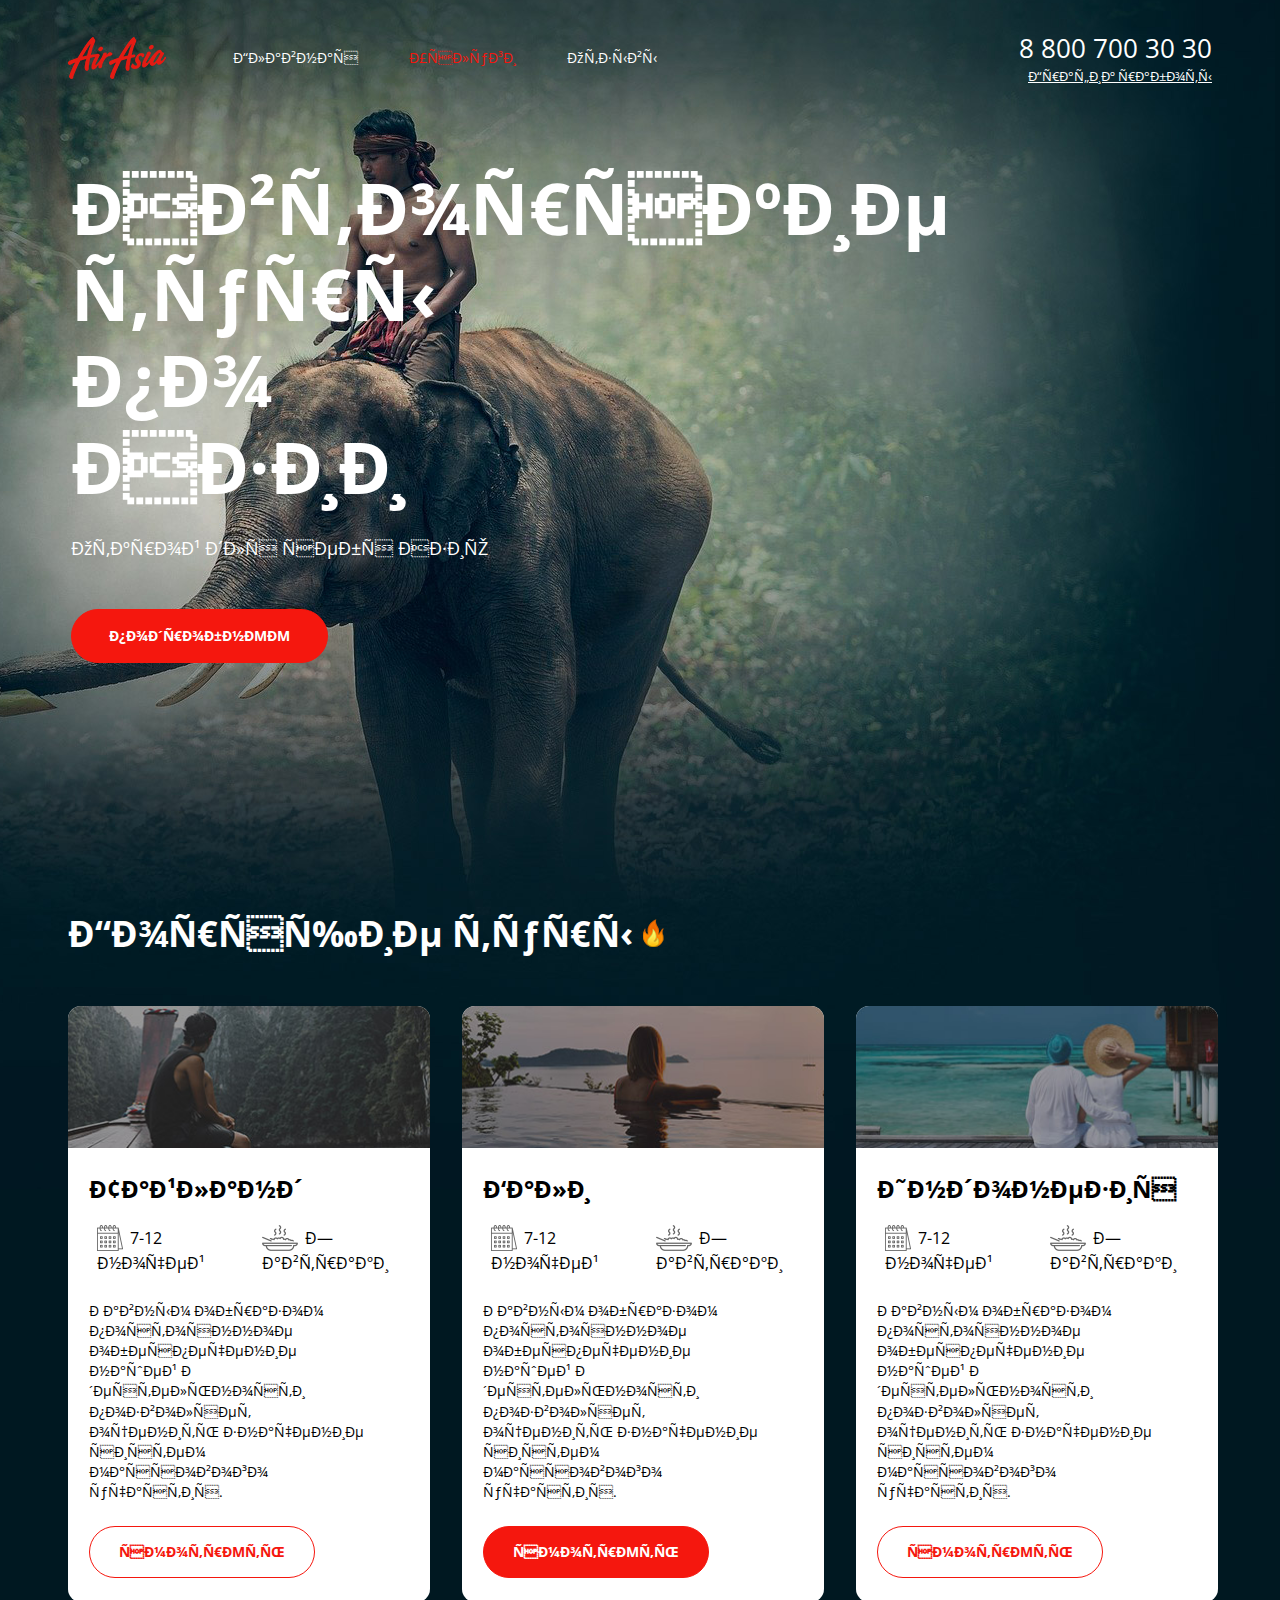
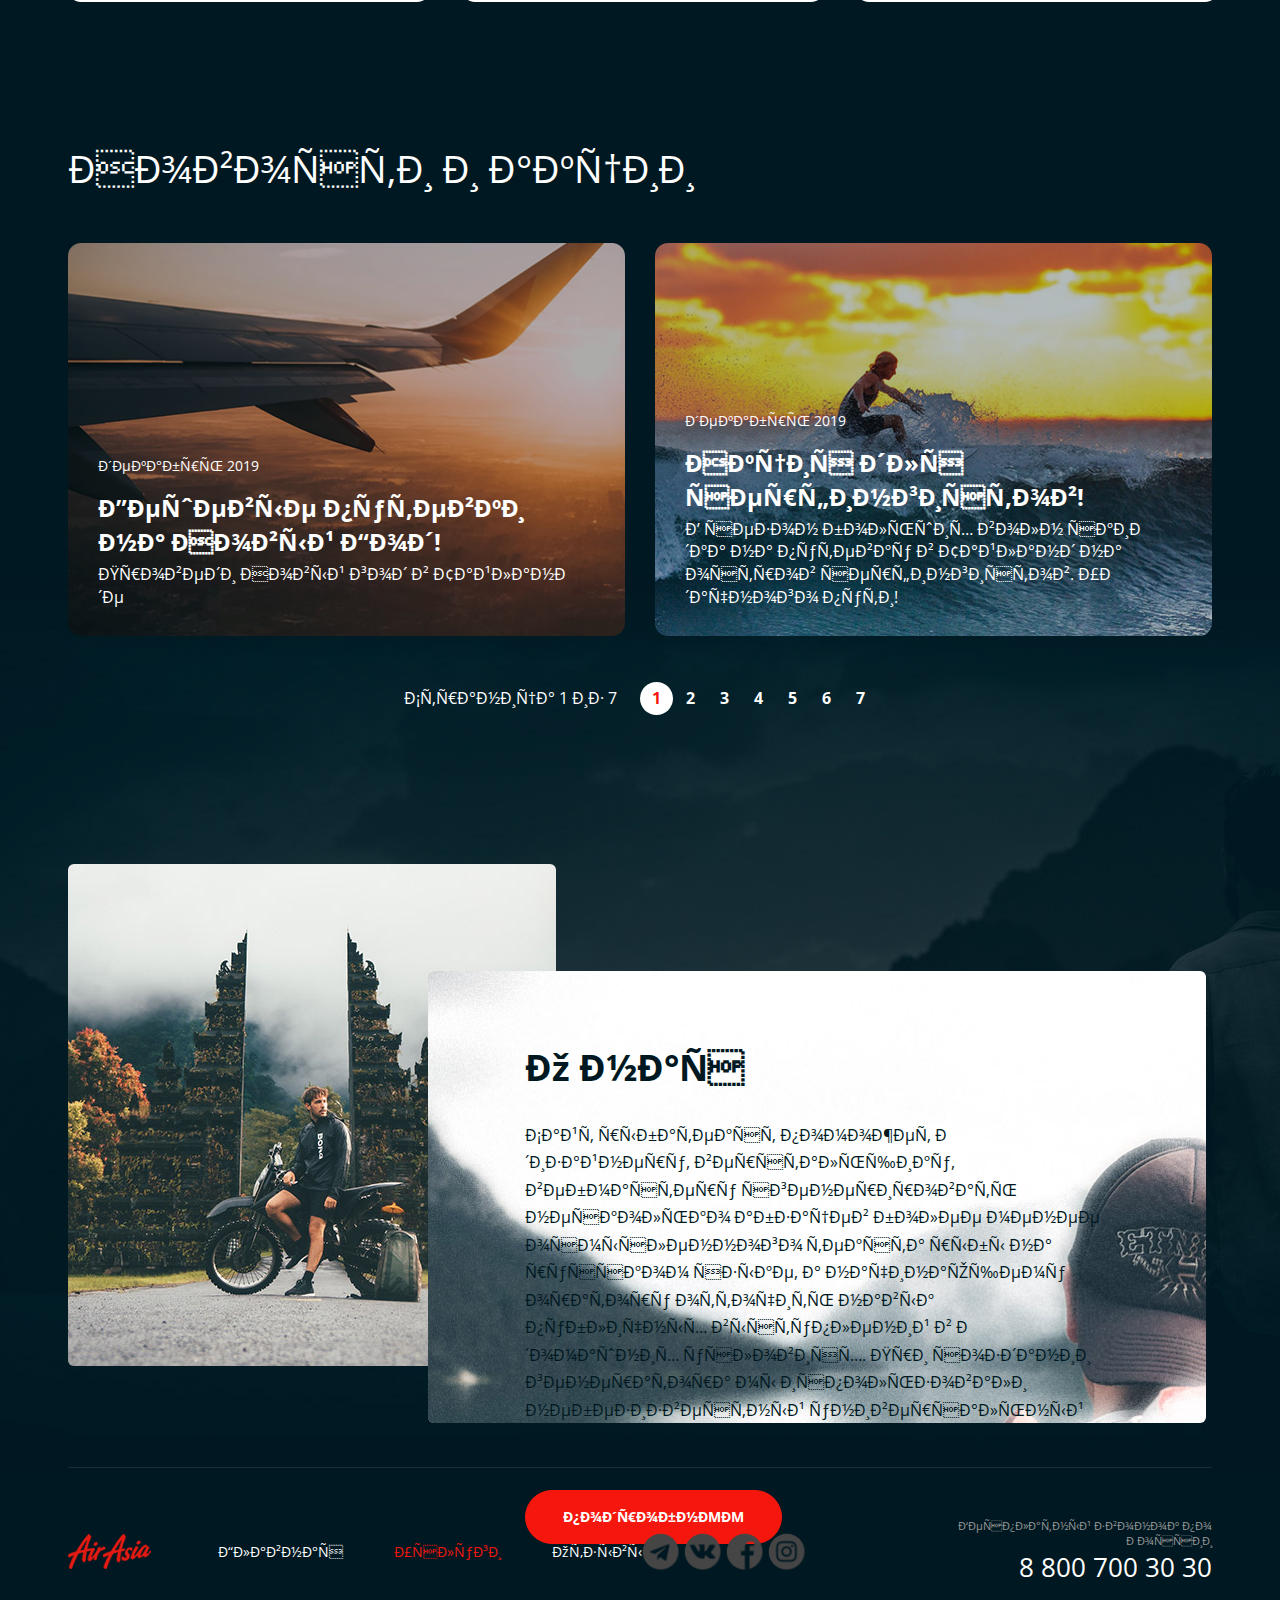
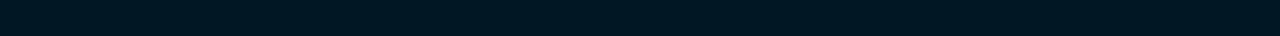
<file: public_html/index.html>
<!DOCTYPE html>
<html lang="ru">
  <head>
    <meta charset="uft-8">
    <title>AirAsia | Main</title>
    <meta name="viewport" content="width=device-width, initial-scale=1.0">
    <link href="https://fonts.googleapis.com/css2?family=Open+Sans:wght@400;700&display=swap" rel="stylesheet">
    <link rel="stylesheet" href="css/main.css">
  </head>
  <body>
    <div class="wrapper main-page__wrapper">
      <section class="hero">
        <div class="container hero__container">
          <header class="header">
            <div class="header__col">
              <a href="" class="logo">
                <img src="images/logo/logo.png" alt="air_asia" class="logo__pic"> 
              </a>
              <nav class="menu">
                <ul class="menu__list">
                  <li class="menu__item">
                    <a href="./welcome.html" class="menu__link">Главная</a>
                  </li>
                  <li class="menu__item menu__item--active">
                    <a href="service.html" class="menu__link">Услуги</a>
                  </li>
                  <li class="menu__item">
                    <a href="./reviews.html" class="menu__link">Отзывы</a>
                  </li>
                </ul>
              </nav>
            </div>
            <div class="header__col header__col--align--right">
              <address class="contacts">
                <a href="tel:+78007003030" class="contacts__phone">8 800 700 30 30</a>
                <div class="contacts__workhours dropdown">
                  <div class="dropdown__title">График работы</div>
                  <div class="dropdown__content">
                    <div class="dropdown__workdays">пн-вс: 9:00 - 20:00</div>
                    <div class="dropdown__break">Обед: 14:00 - 14:30</div>
                  </div>
                </div>
              </address>
            </div>
          </header>
          <div class="hero__content">
            <div class="asia-tours">
              <h1 class="asia-tours__title">Авторские туры по Азии</h1>
              <div class="asia-tours__text">Открой для себя Азию</div>
              <a href="#" class="asia-tours__button btn_red btn">подробнее</a>
            </div>
          </div>
        </div>
      </section>
      <main class="page-content">
        <div class="container">
          <div class="hot-tours">
            <div class="hot-tours__heading">
              <h2 class="hot-tours__title">Горящие туры</h2>
              <img src="images/icons/fire.png" alt="fire" class="hot-tours__fire-icon">
            </div>
            <div class="hot-tours__description">
              <ul class="hot-tours__list">
                <li class="hot-tours__item hot-tour">
                  <div class="hot-tour__header">
                    <img src="images/pictures/thailand.jpg" alt="Thailand-picture" class="hot-tour__images">
                  </div>
                  <div class="hot-tour__information">
                    <h3 class="hot-tour__name">Тайланд</h3>
                    <div class="hot-tour__tripscontent">
                      <div class="hot-tour__cells">
                        <img src="images/icons/calendar.png" alt="calendar" class="hot-tour__icon bnb">
                        <div class="hot-tour__bnb">7-12 ночей</div>
                      </div>
                      <div class="hot-tour__cells">
                        <img src="images/icons/meal.png" alt="meal"  class="hot-tour__icon">
                        <div class="hot-tour__bnb">Завтраки</div> 
                      </div>
                    </div>
                    <p class="hot-tour__text">Равным образом постоянное обеспечение нашей деятельности позволяет оценить значение систем массового участия.</p>
                    <div class="hot-tour__btn-wrapper">
                      <a href="#" class="hot-tour__button btn_white btn">смотреть</a>
                    </div>
                  </div>
                </li>
                <li class="hot-tours__item hot-tour">
                  <div class="hot-tour__header">
                    <img src="images/pictures/bali.jpg" alt="Bali-picture" class="hot-tour__images">
                  </div>
                  <div class="hot-tour__information">
                    <h3 class="hot-tour__name">Бали</h3>
                    <div class="hot-tour__tripscontent">
                      <div class="hot-tour__cells">
                        <img src="images/icons/calendar.png" alt="calendar" class="hot-tour__icon">
                        <div class="hot-tour__bnb">7-12 ночей</div>
                      </div>
                      <div class="hot-tour__cells">
                        <img src="images/icons/meal.png" alt="meal"  class="hot-tour__icon">
                        <div class="hot-tour__bnb">Завтраки</div> 
                      </div>
                    </div>
                    <p class="hot-tour__text">Равным образом постоянное обеспечение нашей деятельности позволяет оценить значение систем массового участия.</p>
                    <div class="hot-tour__btn-wrapper">
                      <a a href="#" class="hot-tour__button btn__bali btn_red btn">смотреть</a>
                    </div>
                  </div>
                </li>
                <li class="hot-tours__item hot-tour">
                  <div class="hot-tour__header">
                    <img src="images\pictures/indonesia.jpg" alt="Indonesia-picture" class="hot-tour__images">
                  </div>
                  <div class="hot-tour__information">
                    <h3 class="hot-tour__name">Индонезия</h3>
                    <div class="hot-tour__tripscontent">
                      <div class="hot-tour__cells">
                        <img src="images/icons/calendar.png" alt="calendar" class="hot-tour__icon">
                        <div class="hot-tour__bnb">7-12 ночей</div>
                      </div>
                      <div class="hot-tour__cells">
                        <img src="images/icons/meal.png" alt="meal"  class="hot-tour__icon">
                        <div class="hot-tour__bnb">Завтраки</div> 
                      </div>
                    </div>
                    <p class="hot-tour__text">Равным образом постоянное обеспечение нашей деятельности позволяет оценить значение систем массового участия.</p>
                    <div  class="hot-tour__btn-wrapper">
                      <a a href="#" class="hot-tour__button btn_white btn">смотреть</a>
                    </div>
                  </div>
                </li>
              </ul>
            </div>
          </div>
          <div class="news">
            <h2 class="news__header">Новости и акции</h2>
            <div class="news__wrapper">
              <ul class="news__list">
                <li class="news__item news-single">
                  <img src="images/pictures/picture1.jpg" alt="News-photo" class="news-single__image">
                  <div class="news-single__ads">
                    <div class="news-single__date">декабрь 2019</div>
                    <h3 class="news-single__title">Дешевые путевки на Новый Год!</h3>
                    <p class="news-single__text">Проведи Новый год в Тайланде</p>
                  </div>
               </li>
                <li class="news__item news-single">
                  <img src="images/pictures/picture2full.jpg" alt="News-photo" class="news-single__image">
                  <div class="news-single__ads">
                    <div class="news-single__date">декабрь 2019</div>
                    <h3 class="news-single__title">Акция для серфингистов!</h3>
                    <p class="news-single__text">В сезон больших волн скидка на путевку в Тайланд на остров серфингистов. Удачного пути!</p>
                  </div>
                </li>
              </ul>
            </div>
            <div class="paginator">
               <div class="paginator__display">Страница 1 из 7</div>
               <div class="paginator__wrapper">
                 <ul class="paginator__list">
                   <li class="paginator__item paginator__item--active"><a href="" class="paginator__link">1</a></li>
                   <li class="paginator__item"><a href="" class="paginator__link">2</a></li>
                   <li class="paginator__item"><a href="" class="paginator__link">3</a></li>
                   <li class="paginator__item"><a href="" class="paginator__link">4</a></li>
                   <li class="paginator__item"><a href="" class="paginator__link">5</a></li>
                   <li class="paginator__item"><a href="" class="paginator__link">6</a></li>
                   <li class="paginator__item"><a href="" class="paginator__link">7</a></li>
                 </ul>
               </div>
            </div>
          </div>
          <div class="about">
           <div class="about__picture">
             <img src="images/pictures/motobike.jpg" alt="Photo-about" class="about__image">
           </div>
           <div class="about__content">
             <div class="about__wrapper">
                <img src="images/pictures/nature.jpg" alt="Photo-about" class="about__image">
                <div class="about__info">
                  <h2 class="about__title">О нас</h2>
                  <p class="about__text">Сайт рыбатекст поможет дизайнеру, верстальщику, вебмастеру сгенерировать несколько абзацев более менее осмысленного текста рыбы на русском языке, а начинающему оратору отточить навык публичных выступлений в домашних условиях. При создании генератора мы использовали небезизвестный универсальный код речей. </p>
                  <a href="#" class="about__button btn_red btn">подробнее</a>
              </div>
             </div>
           </div>
          </div>
        </div>
      </main>
      <section class="container footer__container">
        <footer class="footer footer__main-page">
          <div class="footer__col">
            <a href="" class="logo">
              <img src="images/logo/logo.png" alt="air_asia" class="logo__pic"> 
            </a>
            <nav class="menu">
              <ul class="menu__list">
                <li class="menu__item">
                  <a href="./welcome.html" class="menu__link">Главная</a>
                </li>
                <li class="menu__item menu__item--active">
                  <a href="service.html" class="menu__link">Услуги</a>
                </li>
                <li class="menu__item">
                  <a href="./reviews.html" class="menu__link">Отзывы</a>
                </li>
              </ul>
            </nav>
          </div>
          <div class="footer__col footer__col--align--right">
            <div class="social">
              <ul class="social__list">
                <li class="social__item">
                  <a href="" class="social__link social__link--telegram"></a>
                </li>
                <li  class="social__item">
                  <a href="" class="social__link social__link--vk"></a>
                </li>
                <li  class="social__item">
                  <a href="" class="social__link social__link--fb"></a>
                </li>
                <li  class="social__item">
                  <a href="" class="social__link social__link--insta"></a>
                </li>
              </ul>
            </div>
            <address class="contacts">
              <div class="contacts__text">Бесплатный звонок по России</div>
              <a href="tel:+78007003030" class="contacts__phone">8 800 700 30 30</a>
            </address> 
          </div>        
        </footer>
      </section>
    </div>
  </body>
</html>
</file>
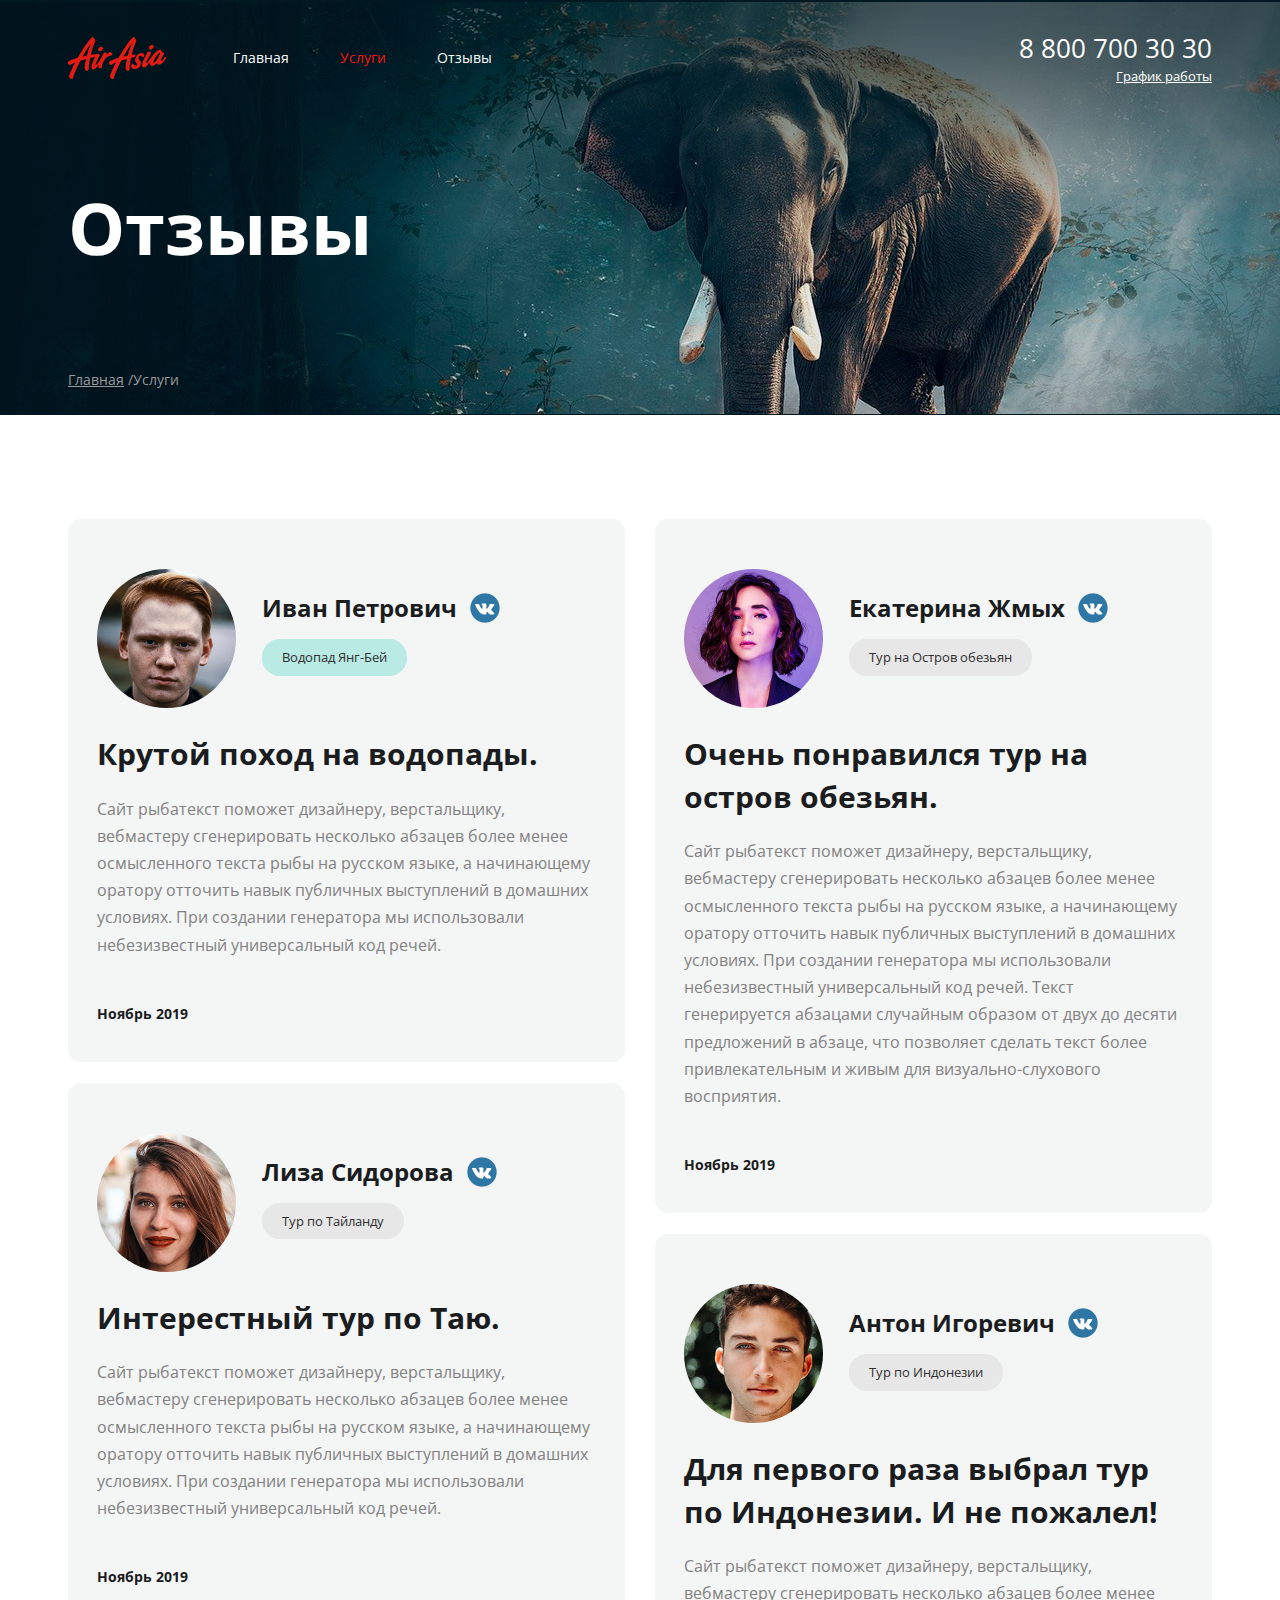
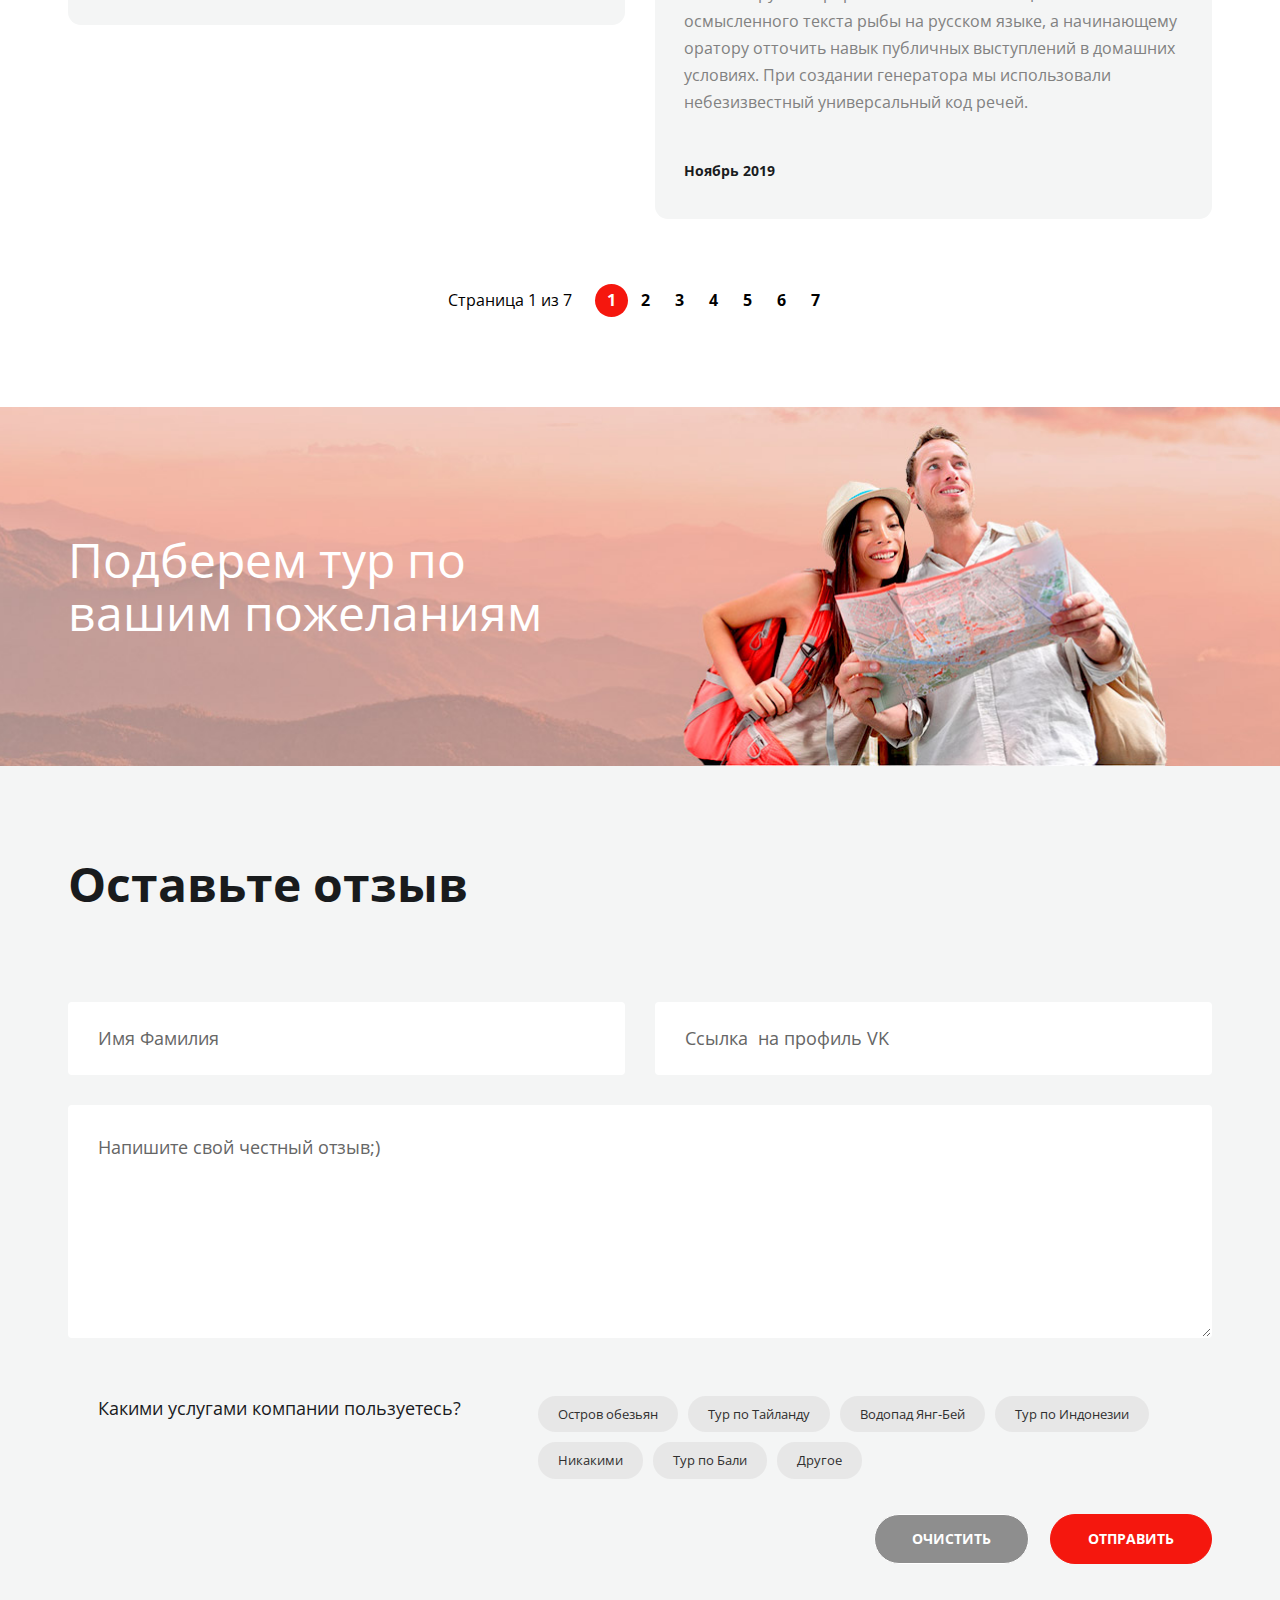
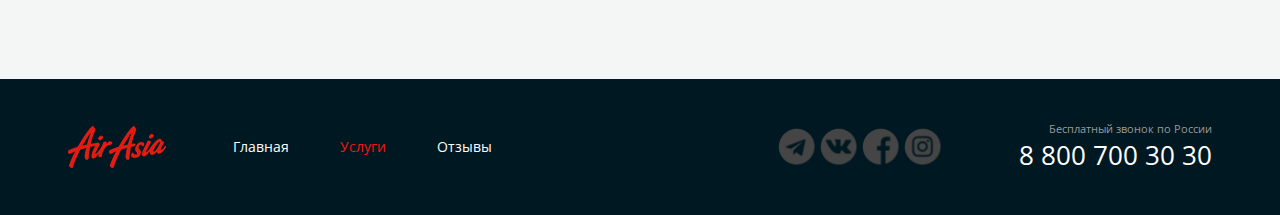
<file: public_html/reviews.html>
<!DOCTYPE html>
<html lang="en">
<head>
  <meta charset="UTF-8">
  <meta name="viewport" content="width=device-width, initial-scale=1.0">
  <title>AirAsia | Reviews</title>
  <link href="https://fonts.googleapis.com/css2?family=Open+Sans:wght@400;700&display=swap" rel="stylesheet">
  <link rel="stylesheet" href="css/main.css">
</head>
<body>
  <div class="wrapper reviews-page__wrapper">
    <section class="top-line">
      <div class="container top-line__container">
        <header class="header">
          <div class="header__col">
            <a href="" class="logo">
              <img src="images/logo/logo.png" alt="air_asia" class="logo__pic"> 
            </a>
            <nav class="menu">
              <ul class="menu__list">
                <li class="menu__item">
                  <a href="./welcome.html" class="menu__link">Главная</a>
                </li>
                <li class="menu__item menu__item--active">
                  <a href="service.html" class="menu__link">Услуги</a>
                </li>
                <li class="menu__item">
                  <a href="./reviews.html" class="menu__link">Отзывы</a>
                </li>
              </ul>
            </nav>
          </div>
          <div class="header__col header__col--align--right">
            <address class="contacts">
              <a href="tel:+78007003030" class="contacts__phone">8 800 700 30 30</a>
              <div class="contacts__workhours dropdown">
                <div class="dropdown__title">График работы</div>
                <div class="dropdown__content">
                  <div class="dropdown__workdays">пн-вс: 9:00 - 20:00</div>
                  <div class="dropdown__break">Обед: 14:00 - 14:30</div>
                </div>
              </div>
            </address>
          </div>
        </header>
        <h1 class="page-title">Отзывы</h1>
        <nav class="breadcrumps">
          <ul class="breadcrups__list">
            <li class="breadcrumps__item breadcrumps__item--active">
              <a href="" class="breadcrumps__link">Главная</a>
            </li>
            <li class="breadcrumps__item">
              <a href="" class="breadcrumps__link">Услуги</a>
            </li>
          </ul>
        </nav>
      </div>
    </section>
    <main class="page-content page-content__reviews">
      <div class="container container__reviews">
        <ul class="reviews">
          <li class="reviews__item review">
            <div class="review__person">
              <img src="./images/reviews/Ivan_Petrovich.jpg" alt="person__photo" class="avatar">
              <div class="review__userdata">
                <a href="" class="review__name">Иван Петрович</a>
                <ul class="review__tags">
                  <li class="review__tags-item tag tag--bg--green">Водопад Янг-Бей</li>
                </ul>
              </div>
            </div>
            <h3 class="review__title">Крутой поход на водопады.</h3>
            <article class="review__text">Сайт рыбатекст поможет дизайнеру, верстальщику, вебмастеру сгенерировать несколько абзацев более менее осмысленного текста рыбы на русском языке, а начинающему оратору отточить навык публичных выступлений в домашних условиях. При создании генератора мы использовали небезизвестный универсальный код речей. </article>
            <time class="review__date">Ноябрь 2019</time>
          </li>
          <li class="reviews__item review">
            <div class="review__person">
              <img src="./images/reviews/Liza_Sidorova.jpg" alt="person__photo" class="avatar">
              <div class="review__userdata">
                <a href="" class="review__name">Лиза Сидорова</a>
                <ul class="review__tags">
                  <li class="review__tags-item tag">Тур по Тайланду</li>
                </ul>
              </div>
            </div>
            <h3 class="review__title">Интерестный тур по Таю.</h3>
            <article class="review__text">Сайт рыбатекст поможет дизайнеру, верстальщику, вебмастеру сгенерировать несколько абзацев более менее осмысленного текста рыбы на русском языке, а начинающему оратору отточить навык публичных выступлений в домашних условиях. При создании генератора мы использовали небезизвестный универсальный код речей. </article>
            <time class="review__date">Ноябрь 2019</time>
          </li>
          <li class="reviews__item review">
            <div class="review__person">
              <img src="./images/reviews/Ekaterina_Zhmykh.jpg" alt="person__photo" class="avatar">
              <div class="review__userdata">
                <a href="" class="review__name">Екатерина Жмых</a>
                <ul class="review__tags">
                  <li class="review__tags-item tag">Тур на Остров обезьян</li>
                </ul>
              </div>
            </div>
            <h3 class="review__title">Очень понравился тур на  остров обезьян.</h3>
            <article class="review__text">Сайт рыбатекст поможет дизайнеру, верстальщику, вебмастеру сгенерировать несколько абзацев более менее осмысленного текста рыбы на русском языке, а начинающему оратору отточить навык публичных выступлений в домашних условиях. При создании генератора мы использовали небезизвестный универсальный код речей. Текст генерируется абзацами случайным образом от двух до десяти предложений в абзаце, что позволяет сделать текст более привлекательным и живым для визуально-слухового восприятия.
            </article>
            <time class="review__date">Ноябрь 2019</time>
          </li>
          <li class="reviews__item review">
            <div class="review__person">
              <img src="./images/reviews/Anton_Igorevich.jpg" alt="person__photo" class="avatar">
              <div class="review__userdata">
                <a href="" class="review__name">Антон Игоревич</a>
                <ul class="review__tags">
                  <li class="review__tags-item tag">Тур по Индонезии</li>
                </ul>
              </div>
            </div>
            <h3 class="review__title">Для первого раза выбрал тур по Индонезии. И не пожалел!</h3>
            <article class="review__text">Сайт рыбатекст поможет дизайнеру, верстальщику, вебмастеру сгенерировать несколько абзацев более менее осмысленного текста рыбы на русском языке, а начинающему оратору отточить навык публичных выступлений в домашних условиях. При создании генератора мы использовали небезизвестный универсальный код речей.</article>
            <time class="review__date">Ноябрь 2019</time>
          </li>
        </ul>
        <div class="paginator paginator_black">
          <div class="paginator__display">Страница 1 из 7</div>
          <div class="paginator__wrapper">
            <ul class="paginator__list">
              <li class="paginator__item paginator__item_black paginator__item--active"><a href="" class="paginator__link paginator__link_black">1</a></li>
              <li class="paginator__item paginator__item_black"><a href="" class="paginator__link paginator__link_black">2</a></li>
              <li class="paginator__item paginator__item_black"><a href="" class="paginator__link paginator__link_black">3</a></li>
              <li class="paginator__item paginator__item_black"><a href="" class="paginator__link paginator__link_black">4</a></li>
              <li class="paginator__item paginator__item_black"><a href="" class="paginator__link paginator__link_black">5</a></li>
              <li class="paginator__item paginator__item_black"><a href="" class="paginator__link paginator__link_black">6</a></li>
              <li class="paginator__item paginator__item_black"><a href="" class="paginator__link paginator__link_black">7</a></li>
            </ul>
          </div>
        </div>
      </div>
    </main>
    <section class="separator">
      <div class="container separator__container">
        <div class="separator__content">
          <h2 class="separator__title">Подберем тур
            по вашим пожеланиям</h2>
        </div>
      </div>
    </section>
    <section class="inner-section inner-section--bg--grey">
      <div class="container">
        <h2 class="inner-section__title">Оставьте отзыв</h2>
        <form action="" method="post" class="form">
          <div class="form__row">
            <input type="text" class="form__input" name="username" placeholder="Имя Фамилия">
            <input type="text" class="form__input" name="vk-link" placeholder="Ссылка  на профиль VK">
          </div>
          <div class="form__row">
            <textarea class="form__input form__input--textarea" name="review" placeholder="Напишите свой честный отзыв;)"></textarea>
          </div>
          <div class="form__controls">
            <div class="form__controls-title">Какими услугами компании пользуетесь?</div>
            <ul class="controls">
              <li class="controls__item">
                <label class="controls__elem">
                  <input type="checkbox" class="controls__checkbox" name="monkey-island" id="monkey-island">
                  <div class="tag controls__tag">Остров обезьян</div>
                </label>
              </li>
              <li class="controls__item">
                <label class="controls__elem">
                  <input type="checkbox" class="controls__checkbox" name="Thailand" id="Thailand">
                  <div class="tag controls__tag">Тур по Тайланду</div>
                </label>
              </li>
              <li class="controls__item">
                <label class="controls__elem">
                  <input type="checkbox" class="controls__checkbox" name="Yang-Bei-Tour" id="Yang-Bei-Tour">
                  <div class="tag controls__tag">Водопад Янг-Бей</div>
                </label>
              </li>
              <li class="controls__item">
                <label class="controls__elem">
                  <input type="checkbox" class="controls__checkbox" name="Indonesia" id="Indonesia">
                  <div class="tag controls__tag">Тур по Индонезии</div>
                </label>
              </li>
              <li class="controls__item">
                <label class="controls__elem">
                  <input type="checkbox" class="controls__checkbox" name="Nothing" id="Nothing">
                  <div class="tag controls__tag">Никакими</div>
                </label>
              </li>
              <li class="controls__item">
                <label class="controls__elem">
                  <input type="checkbox" class="controls__checkbox" name="Bali" id="Bali">
                  <div class="tag controls__tag">Тур по Бали</div>
                </label>
              </li>
              <li class="controls__item">
                <label class="controls__elem">
                  <input type="checkbox" class="controls__checkbox" name="Other" id="Other">
                  <div class="tag controls__tag">Другое</div>
                </label>
              </li>
            </ul>
          </div>
          <div class="form__buttons">
            <button type="reset" class="form__button btn_black btn">очистить</button>
            <button type="submit" class="form__button btn_red btn">отправить</button>
          </div>
        </form>
      </div>
    </section>
    <section class="container footer__container">
      <footer class="footer inner-footer">
        <div class="footer__col">
          <a href="" class="logo">
            <img src="images/logo/logo.png" alt="air_asia" class="logo__pic"> 
          </a>
          <nav class="menu">
            <ul class="menu__list">
              <li class="menu__item">
                <a href="./welcome.html" class="menu__link">Главная</a>
              </li>
              <li class="menu__item menu__item--active">
                <a href="service.html" class="menu__link">Услуги</a>
              </li>
              <li class="menu__item">
                <a href="./reviews.html" class="menu__link">Отзывы</a>
              </li>
            </ul>
          </nav>
        </div>
        <div class="footer__col footer__col--align--right">
          <div class="social">
            <ul class="social__list">
              <li class="social__item">
                <a href="" class="social__link social__link--telegram"></a>
              </li>
              <li  class="social__item">
                <a href="" class="social__link social__link--vk"></a>
              </li>
              <li  class="social__item">
                <a href="" class="social__link social__link--fb"></a>
              </li>
              <li  class="social__item">
                <a href="" class="social__link social__link--insta"></a>
              </li>
            </ul>
          </div>
          <address class="contacts">
            <div class="contacts__text">Бесплатный звонок по России</div>
            <a href="tel:+78007003030" class="contacts__phone">8 800 700 30 30</a>
          </address> 
        </div>        
      </footer>
    </section>
  </div>
</body>
</html>
</file>
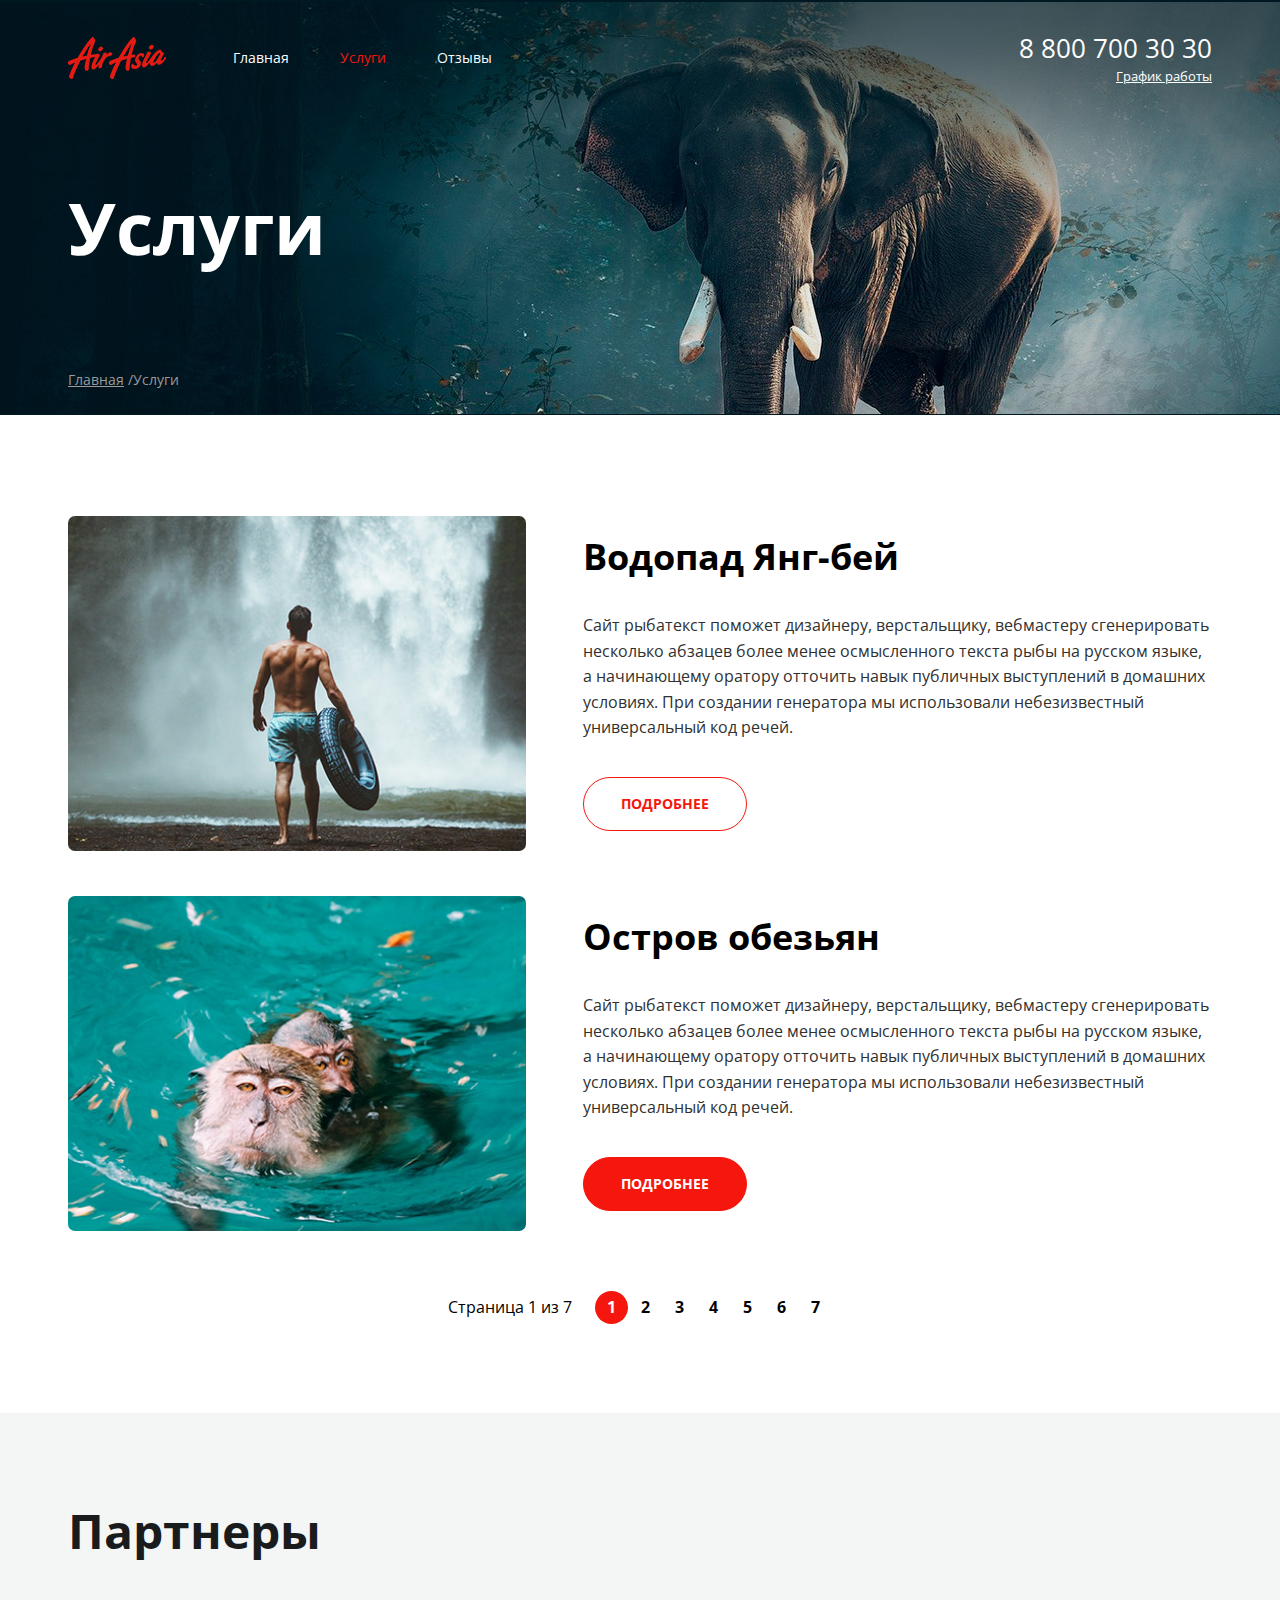
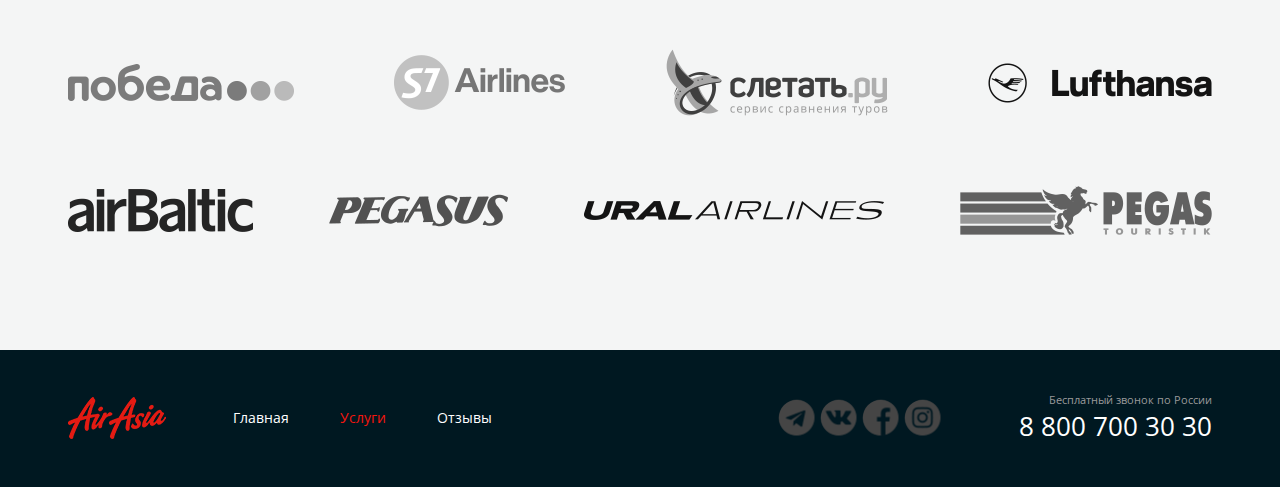
<file: public_html/service.html>
<!DOCTYPE html>
<html lang="en">
<head>
  <meta charset="UTF-8">
  <meta name="viewport" content="width=device-width, initial-scale=1.0">
  <title>AirAsia | Service Page</title>
  <link href="https://fonts.googleapis.com/css2?family=Open+Sans:wght@400;700&display=swap" rel="stylesheet">
  <link rel="stylesheet" href="css/main.css">
</head>
<body>
  <div class="wrapper service-page__wrapper">
    <section class="top-line">
      <div class="container top-line__container">
        <header class="header">
          <div class="header__col">
            <a href="" class="logo">
              <img src="images/logo/logo.png" alt="air_asia" class="logo__pic"> 
            </a>
            <nav class="menu">
              <ul class="menu__list">
                <li class="menu__item">
                  <a href="./welcome.html" class="menu__link">Главная</a>
                </li>
                <li class="menu__item menu__item--active">
                  <a href="service.html" class="menu__link">Услуги</a>
                </li>
                <li class="menu__item">
                  <a href="./reviews.html" class="menu__link">Отзывы</a>
                </li>
              </ul>
            </nav>
          </div>
          <div class="header__col header__col--align--right">
            <address class="contacts">
              <a href="tel:+78007003030" class="contacts__phone">8 800 700 30 30</a>
              <div class="contacts__workhours dropdown">
                <div class="dropdown__title">График работы</div>
                <div class="dropdown__content">
                  <div class="dropdown__workdays">пн-вс: 9:00 - 20:00</div>
                  <div class="dropdown__break">Обед: 14:00 - 14:30</div>
                </div>
              </div>
            </address>
          </div>
        </header>
        <h1 class="page-title">Услуги</h1>
        <nav class="breadcrumps">
          <ul class="breadcrups__list">
            <li class="breadcrumps__item breadcrumps__item--active">
              <a href="" class="breadcrumps__link">Главная</a>
            </li>
            <li class="breadcrumps__item">
              <a href="" class="breadcrumps__link">Услуги</a>
            </li>
          </ul>
        </nav>
      </div>
    </section>
    <main class="page-content page-content__service">
      <div class="container">
        <ul class="services service">
          <li class="service__item">
            <div class="service__image">
              <img src="images/pictures/waterfall.jpg" alt="Водопад Яг-Бей" class="service__icon">
            </div>
            <div class="service__text">
              <h3 class="service__title">Водопад Янг-бей</h3>
              <div class="service__desc">
                <article class="service__article">Сайт рыбатекст поможет дизайнеру, верстальщику, вебмастеру сгенерировать несколько абзацев более менее осмысленного текста рыбы на русском языке, 
                  а начинающему оратору отточить навык публичных выступлений в домашних условиях. При создании генератора мы использовали небезизвестный универсальный код речей. </article>
              </div>
              <a href="" class="btn btn_white">подробнее</a>
            </div>
          </li>
          <li class="service__item">
            <div class="service__image">
              <img src="./images/pictures/monkeys.jpg" alt="Остров обезьян" class="service__icon">
            </div>
            <div class="service__text">
              <h3 class="service__title">Остров обезьян</h3>
              <div  class="service__desc">
                <article class="service__article">Сайт рыбатекст поможет дизайнеру, верстальщику, вебмастеру сгенерировать несколько абзацев более менее осмысленного текста рыбы на русском языке, 
                  а начинающему оратору отточить навык публичных выступлений в домашних условиях. При создании генератора мы использовали небезизвестный универсальный код речей. </article>
              </div>
              <a href="" class="btn btn_red">подробнее</a>
            </div>
          </li>
        </ul>
        <div class="paginator paginator_black">
          <div class="paginator__display">Страница 1 из 7</div>
          <div class="paginator__wrapper">
            <ul class="paginator__list">
              <li class="paginator__item paginator__item_black paginator__item--active"><a href="" class="paginator__link paginator__link_black">1</a></li>
              <li class="paginator__item paginator__item_black"><a href="" class="paginator__link paginator__link_black">2</a></li>
              <li class="paginator__item paginator__item_black"><a href="" class="paginator__link paginator__link_black">3</a></li>
              <li class="paginator__item paginator__item_black"><a href="" class="paginator__link paginator__link_black">4</a></li>
              <li class="paginator__item paginator__item_black"><a href="" class="paginator__link paginator__link_black">5</a></li>
              <li class="paginator__item paginator__item_black"><a href="" class="paginator__link paginator__link_black">6</a></li>
              <li class="paginator__item paginator__item_black"><a href="" class="paginator__link paginator__link_black">7</a></li>
            </ul>
          </div>
        </div>
      </div>
    </main>
    <section class="inner-section inner-section--bg--grey">
      <div class="container">
        <h2 class="inner-section__title">Партнеры</h2>
        <div class="partners__list__wrapper">
          <ul class="partners__list">
            <li class="partners__item"><a href="" class="partners__link"><img src="images\logo\partners/logo-pobeda.png" alt="" class="partners__logo"></a></li>
            <li class="partners__item"><a href="" class="partners__link"><img src="images\logo\partners/s7.png" alt="" class="partners__logo"></a></li>
            <li class="partners__item"><a href="" class="partners__link"><img src="images\logo\partners/sletat.png" alt="" class="partners__logo"></a></li>
            <li class="partners__item"><a href="" class="partners__link"><img src="images\logo\partners/lufthansa.png" alt="" class="partners__logo"></a></li>
          </ul>
          <ul class="partners__list">
            <li class="partners__item"><a href="" class="partners__link"><img src="images\logo\partners/airbaltic.png" alt="" class="partners__logo"></a></li>
            <li class="partners__item"><a href="" class="partners__link"><img src="images\logo\partners/pegasus.png" alt="" class="partners__logo"></a></li>
            <li class="partners__item"><a href="" class="partners__link"><img src="images\logo\partners/uralairlines.png" alt="" class="partners__logo"></a></li>
            <li class="partners__item"><a href="" class="partners__link"><img src="images\logo\partners/pegas.png" alt="" class="partners__logo"></a></li>
          </ul>
        </div>
      </div>
    </section>
    <section class="container footer__container">
      <footer class="footer inner-footer">
        <div class="footer__col">
          <a href="" class="logo">
            <img src="images/logo/logo.png" alt="air_asia" class="logo__pic"> 
          </a>
          <nav class="menu">
            <ul class="menu__list">
              <li class="menu__item">
                <a href="./welcome.html" class="menu__link">Главная</a>
              </li>
              <li class="menu__item menu__item--active">
                <a href="service.html" class="menu__link">Услуги</a>
              </li>
              <li class="menu__item">
                <a href="./reviews.html" class="menu__link">Отзывы</a>
              </li>
            </ul>
          </nav>
        </div>
        <div class="footer__col footer__col--align--right">
          <div class="social">
            <ul class="social__list">
              <li class="social__item">
                <a href="" class="social__link social__link--telegram"></a>
              </li>
              <li  class="social__item">
                <a href="" class="social__link social__link--vk"></a>
              </li>
              <li  class="social__item">
                <a href="" class="social__link social__link--fb"></a>
              </li>
              <li  class="social__item">
                <a href="" class="social__link social__link--insta"></a>
              </li>
            </ul>
          </div>
          <address class="contacts">
            <div class="contacts__text">Бесплатный звонок по России</div>
            <a href="tel:+78007003030" class="contacts__phone">8 800 700 30 30</a>
          </address> 
        </div>        
      </footer>
    </section>
  </div>
</body>
</html>
</file>
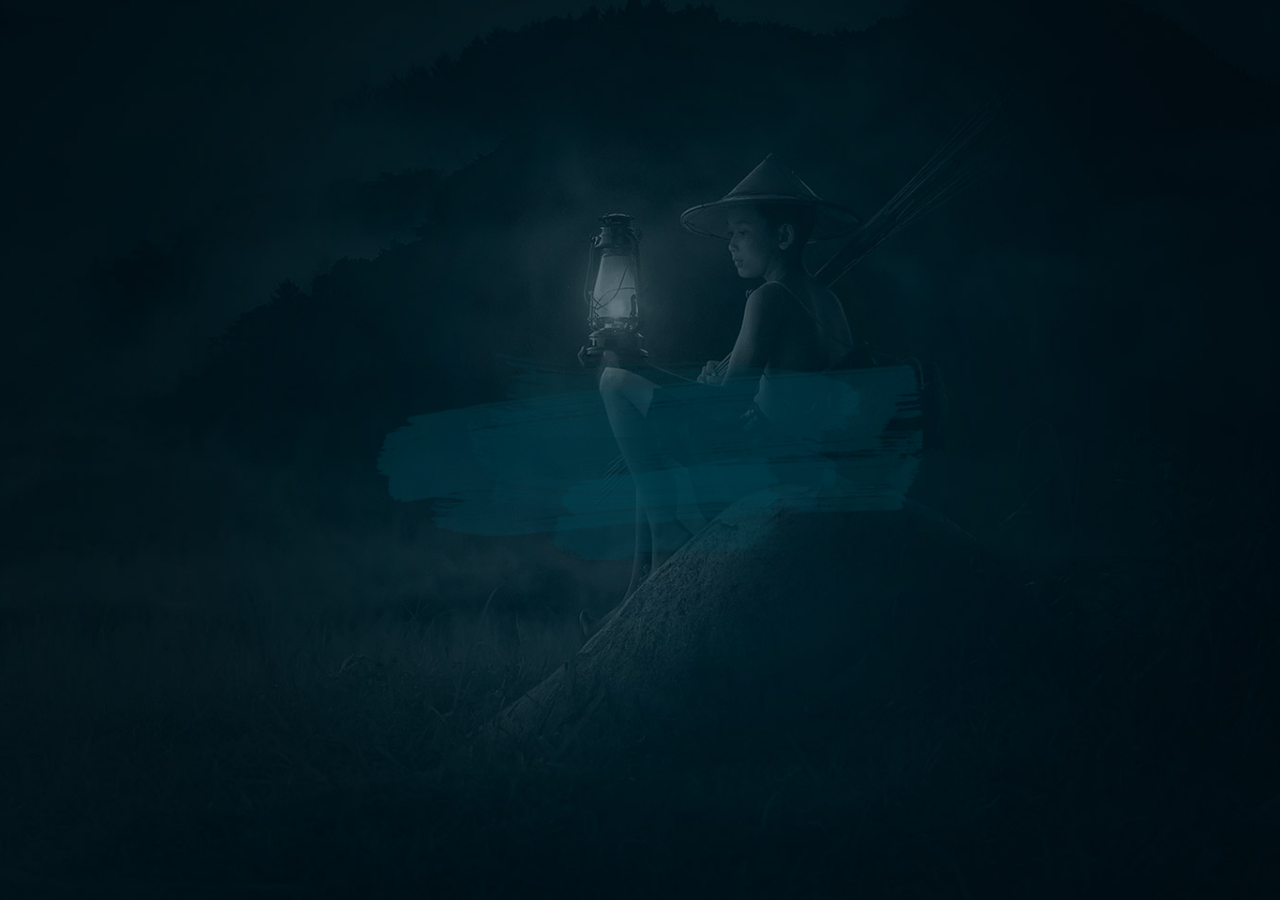
<file: public_html/welcome.html>
<!DOCTYPE html>
<html lang="ru">
<head>
  <meta charset="UTF-8">
  <meta name="viewport" content="width=device-width, initial-scale=1.0">
  <title>AirAsia | Welcome Page</title>
  <link href="https://fonts.googleapis.com/css2?family=Open+Sans:wght@400;700&display=swap" rel="stylesheet">
  <link rel="stylesheet" href="css/main.css">
</head>
<body>
  <div class="welcome">
    <div class="welcome__container">
      <div class="central">
        <img src="./images/logo/main_logo.png" alt="logo" class="central__logo">
        <div class="central__text">Открой для себя Азию</div>
        <a href="#" class="central__button btn_red btn">войти</a>
      </div>
    </div>
  </div>
</body>
</html>
</file>
<file: public_html/css/main.css>
@import url('./layout/base.css');
@import url('./layout/normalize.css');

@import url('./blocks/header.css');
@import url('./blocks/logo.css');
@import url('./blocks/menu.css');
@import url('./blocks/contacts.css');
@import url('./blocks/asia-tours.css');
@import url('./blocks/btn.css');
@import url('./blocks/hot-tours.css');
@import url('./blocks/news.css');
@import url('./blocks/paginator.css');
@import url('./blocks/about.css');
@import url('./blocks/footer.css');
@import url('./blocks/social.css');
@import url('./blocks/service.css');
@import url('./blocks/desc.css');
@import url('./blocks/page-content.css');
@import url('./blocks/parners.css');
@import url('./blocks/hero.css');
@import url('./blocks/top-line.css');
@import url('./blocks/breadcrumps.css');
@import url('./blocks/page-title.css');
@import url('./blocks/inner-section.css');
@import url('./blocks/central.css');
@import url('./blocks/welcome.css');
@import url('./blocks/reviews.css');
@import url('./blocks/separator.css');
@import url('./blocks/form.css');
@import url('./blocks/tags.css');
@import url('./blocks/controls.css');
@import url('./blocks/dropdown.css');
</file>
